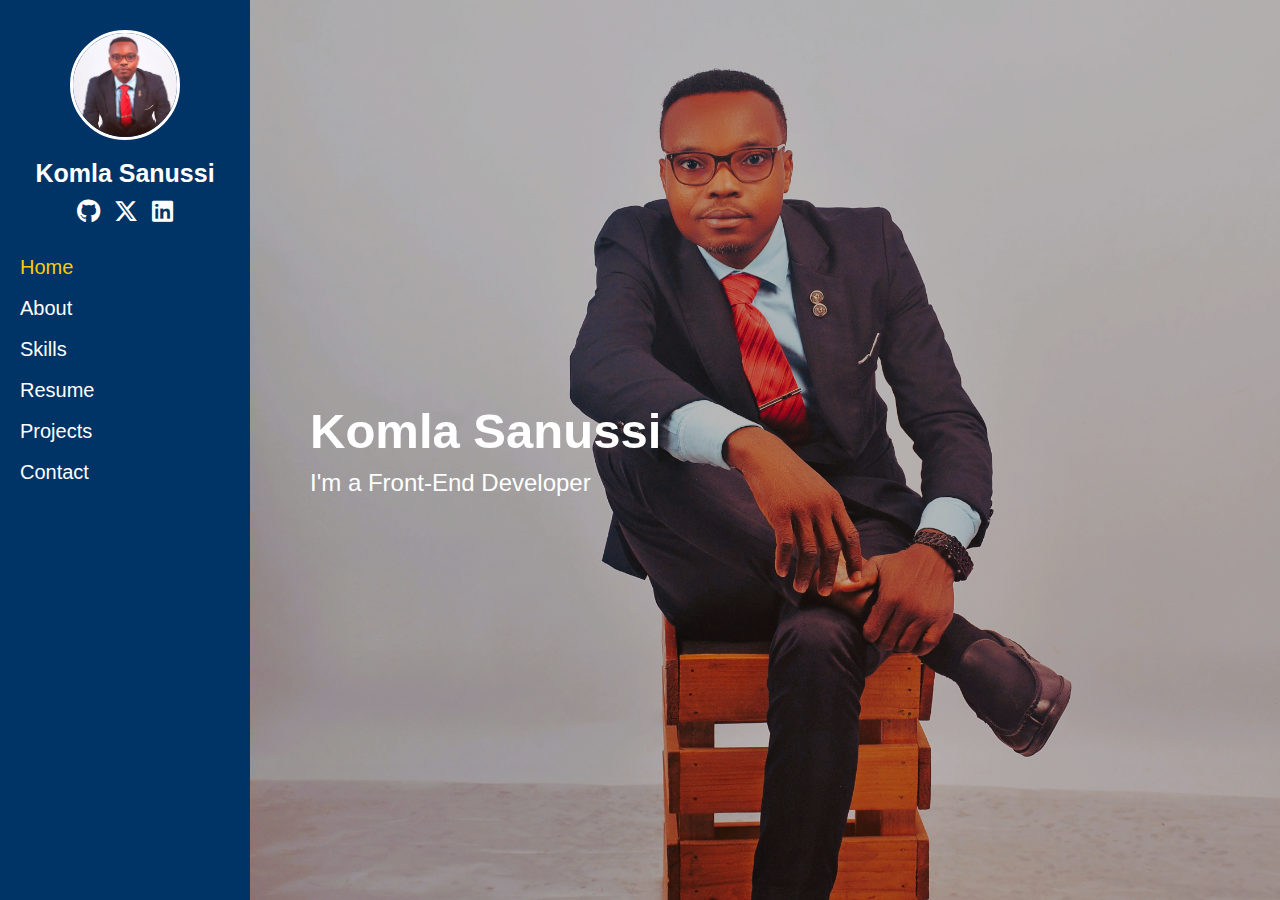
<file: index.html>
<!DOCTYPE html>
<html lang="en">
<head>
    <meta charset="UTF-8" />
    <meta name="viewport" content="width=device-width, initial-scale=1.0" />
    <title>Komla Sanussi | Portfolio</title>
    <link rel="stylesheet" href="style.css" />
    <link rel="icon" type="image/x-icon" href="images\favicon.jpg">
    <!-- Font Awesome Icons -->
    <link rel="stylesheet" href="https://cdnjs.cloudflare.com/ajax/libs/font-awesome/6.5.0/css/all.min.css">

</head>
<body>

    <!-- Sidebar -->
    <aside class="sidebar">
        <div class="profile">
            <img src="images/profile.jpg" alt="Profile Photo" class="profile-img">
            <h2>Komla Sanussi</h2>

            <!-- Social Icons -->
            <div class="social-icons">
                <a href="https://github.com/Kamisky1-Design" target="_blank"><i class="fa-brands fa-github"></i></a>
                <a href="https://x.com/KamilouSanussi" target="_blank"><i class="fa-brands fa-x-twitter"></i></a>
                <a href="https://linkedin.com/in/komla-sanussi-a43234198" target="_blank"><i class="fa-brands fa-linkedin"></i></a>
            </div>

        </div>

        <!-- Navigation -->
        <nav>
            <ul>
                <li><a href="index.html" class="active">Home</a></li>
                <li><a href="about.html">About</a></li>
                <li><a href="skills.html">Skills</a></li>
                <li><a href="resume.html">Resume</a></li>
                <li><a href="projects.html">Projects</a></li>
                <li><a href="contact.html">Contact</a></li>
            </ul>
        </nav>
    </aside>

    <!-- Hero Section -->
    <section class="hero">
        <div class="hero-content">
            <h1>Komla Sanussi</h1>
            <p>I'm a Front-End Developer</p>
        </div>
    </section>

</body>
</html>
</file>
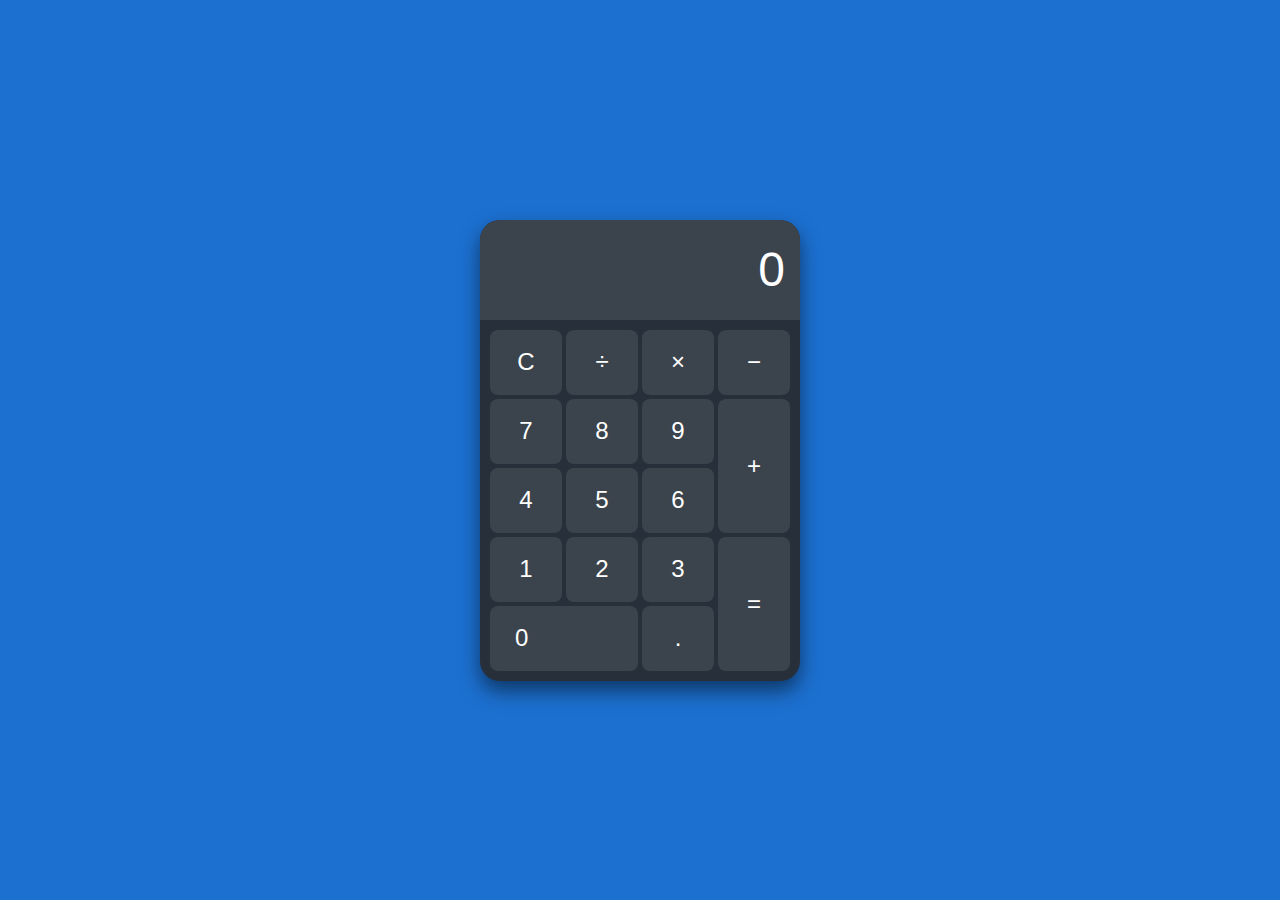
<file: CodeAlpha_Calculator/index.html>
<!DOCTYPE html>
<html lang="en">
<head>
    <meta charset="UTF-8">
    <meta name="viewport" content="width=device-width, initial-scale=1.0">
    <title>Kamisky Calculator</title>
    <link rel="stylesheet" href="style.css">
    <link rel="icon" type="image/x-icon" href="src\images\favicon.jpg">
</head>
<body>
    <div class="calculator">
        <!-- Display Screen -->
        <input type="text" class="calculator-screen" value="0" disabled />

        <!-- Buttons Grid -->
        <div class="calculator-buttons">
            <!-- Operators Row 1 -->
            <button type="button" class="clear-btn" value="C">C</button>
            <button type="button" class="operator" value="/">÷</button>
            <button type="button" class="operator" value="*">&times;</button>
            <button type="button" class="operator" value="-">&minus;</button>
            
            <!-- Number Row 7, 8, 9, + -->
            <button type="button" value="7">7</button>
            <button type="button" value="8">8</button>
            <button type="button" value="9">9</button>
            <!-- The + button is positioned here in HTML but styled to span 2 rows in CSS -->
            <button type="button" class="operator plus-op" value="+">&plus;</button>

            <!-- Number Row 4, 5, 6 -->
            <button type="button" value="4">4</button>
            <button type="button" value="5">5</button>
            <button type="button" value="6">6</button>
            <!-- (This column position is taken by the spanning + button) -->

            <!-- Number Row 1, 2, 3, = -->
            <button type="button" value="1">1</button>
            <button type="button" value="2">2</button>
            <button type="button" value="3">3</button>
            <!-- The = button is positioned here in HTML but styled to span 2 rows in CSS -->
            <button type="button" class="equal-sign" value="=">&equals;</button>

            <!-- Number Row 0, . -->
            <button type="button" class="zero-btn" value="0">0</button>
            <button type="button" class="decimal" value=".">.</button>
            <!-- (These column positions are taken by the spanning = button) -->
        </div>
    </div>
    <script src="script.js"></script>
</body>
</html>
</file>
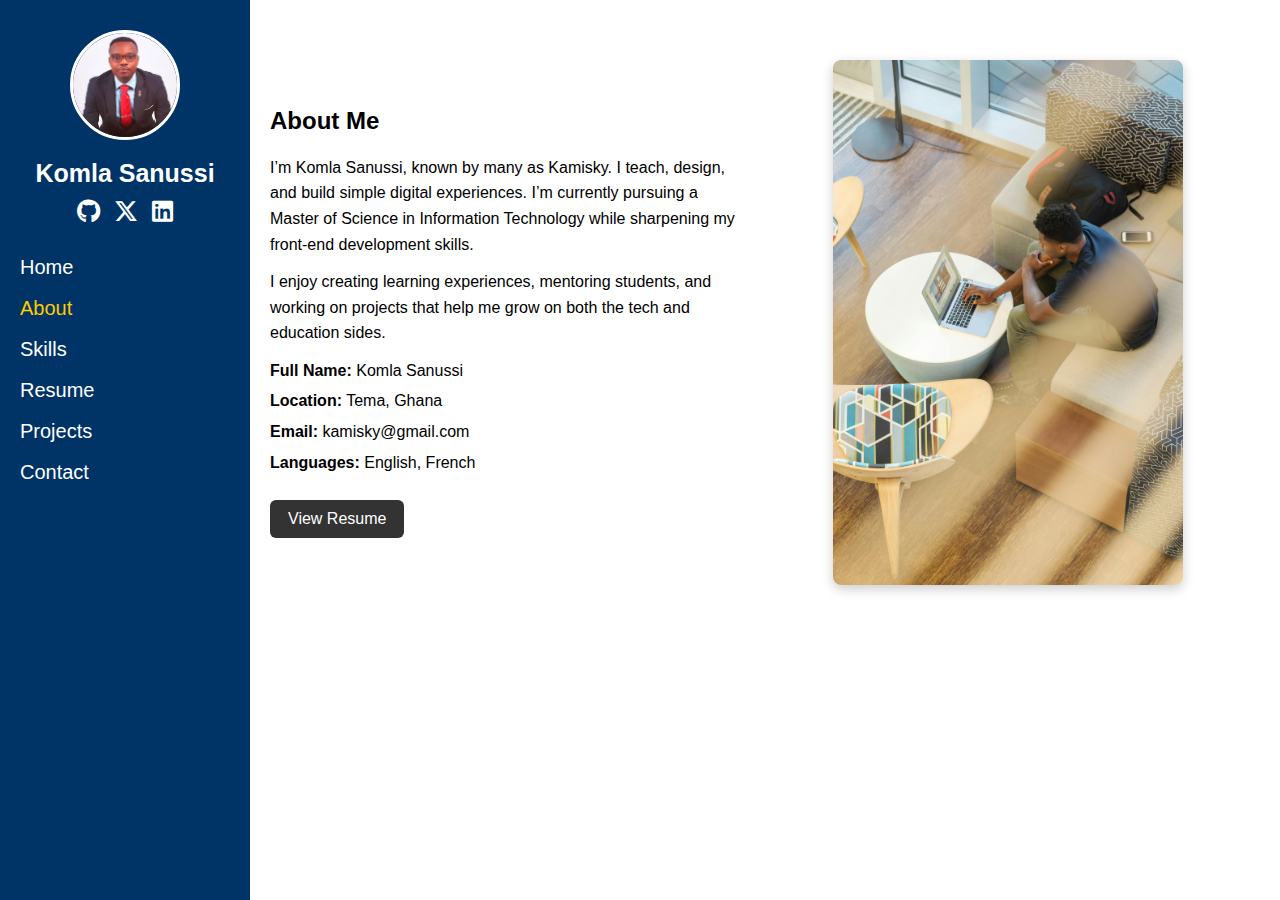
<file: about.html>
<!DOCTYPE html>
<html lang="en">
<head>
    <meta charset="UTF-8" />
    <meta name="viewport" content="width=device-width, initial-scale=1.0" />
    <title>Komla Sanussi | Portfolio</title>
    <link rel="stylesheet" href="style.css" />
    <link rel="icon" type="image/x-icon" href="images\favicon.jpg">
    <!-- Font Awesome Icons -->
    <link rel="stylesheet" href="https://cdnjs.cloudflare.com/ajax/libs/font-awesome/6.5.0/css/all.min.css">

</head>
<body>

    <!-- Sidebar -->
    <aside class="sidebar">
        <div class="profile">
            <img src="images/profile.jpg" alt="Profile Photo" class="profile-img">
            <h2>Komla Sanussi</h2>

            <!-- Social Icons -->
            <div class="social-icons">
                <a href="https://github.com/Kamisky1-Design" target="_blank"><i class="fa-brands fa-github"></i></a>
                <a href="https://x.com/KamilouSanussi" target="_blank"><i class="fa-brands fa-x-twitter"></i></a>
                <a href="https://linkedin.com/in/komla-sanussi-a43234198" target="_blank"><i class="fa-brands fa-linkedin"></i></a>
            </div>

        </div>

        <!-- Navigation -->
        <nav>
            <ul>
                <li><a href="index.html" >Home</a></li>
                <li><a href="about.html" class="active">About</a></li>
                <li><a href="skills.html">Skills</a></li>
                <li><a href="resume.html">Resume</a></li>
                <li><a href="projects.html">Projects</a></li>
                <li><a href="contact.html">Contact</a></li>
            </ul>
        </nav>
    </aside>

    <!-- Hero Section -->
    <!-- ================= ABOUT SECTION ================= -->
<section id="about" class="about-section">
    <div class="about-container">

        <div class="about-left">
            <h2>About Me</h2>

            <p>
                I’m Komla Sanussi, known by many as Kamisky. I teach, design, and build simple digital experiences.
                I’m currently pursuing a Master of Science in Information Technology while sharpening my front-end development skills.
            </p>

            <p>
                I enjoy creating learning experiences, mentoring students, and working on projects that help me grow on both the tech and education sides.
            </p>

            <div class="about-details">
                <p><strong>Full Name:</strong> Komla Sanussi</p>
                <p><strong>Location:</strong> Tema, Ghana</p>
                <p><strong>Email:</strong> kamisky@gmail.com</p>
                <p><strong>Languages:</strong> English, French</p>
            </div>

            <a href="resume.html" class="about-btn">View Resume</a>
        </div>

        <div class="about-right">
            <img src="images/laptop.jpg" alt="Laptop" />
        </div>

    </div>
</section>


</body>
</html>
</file>
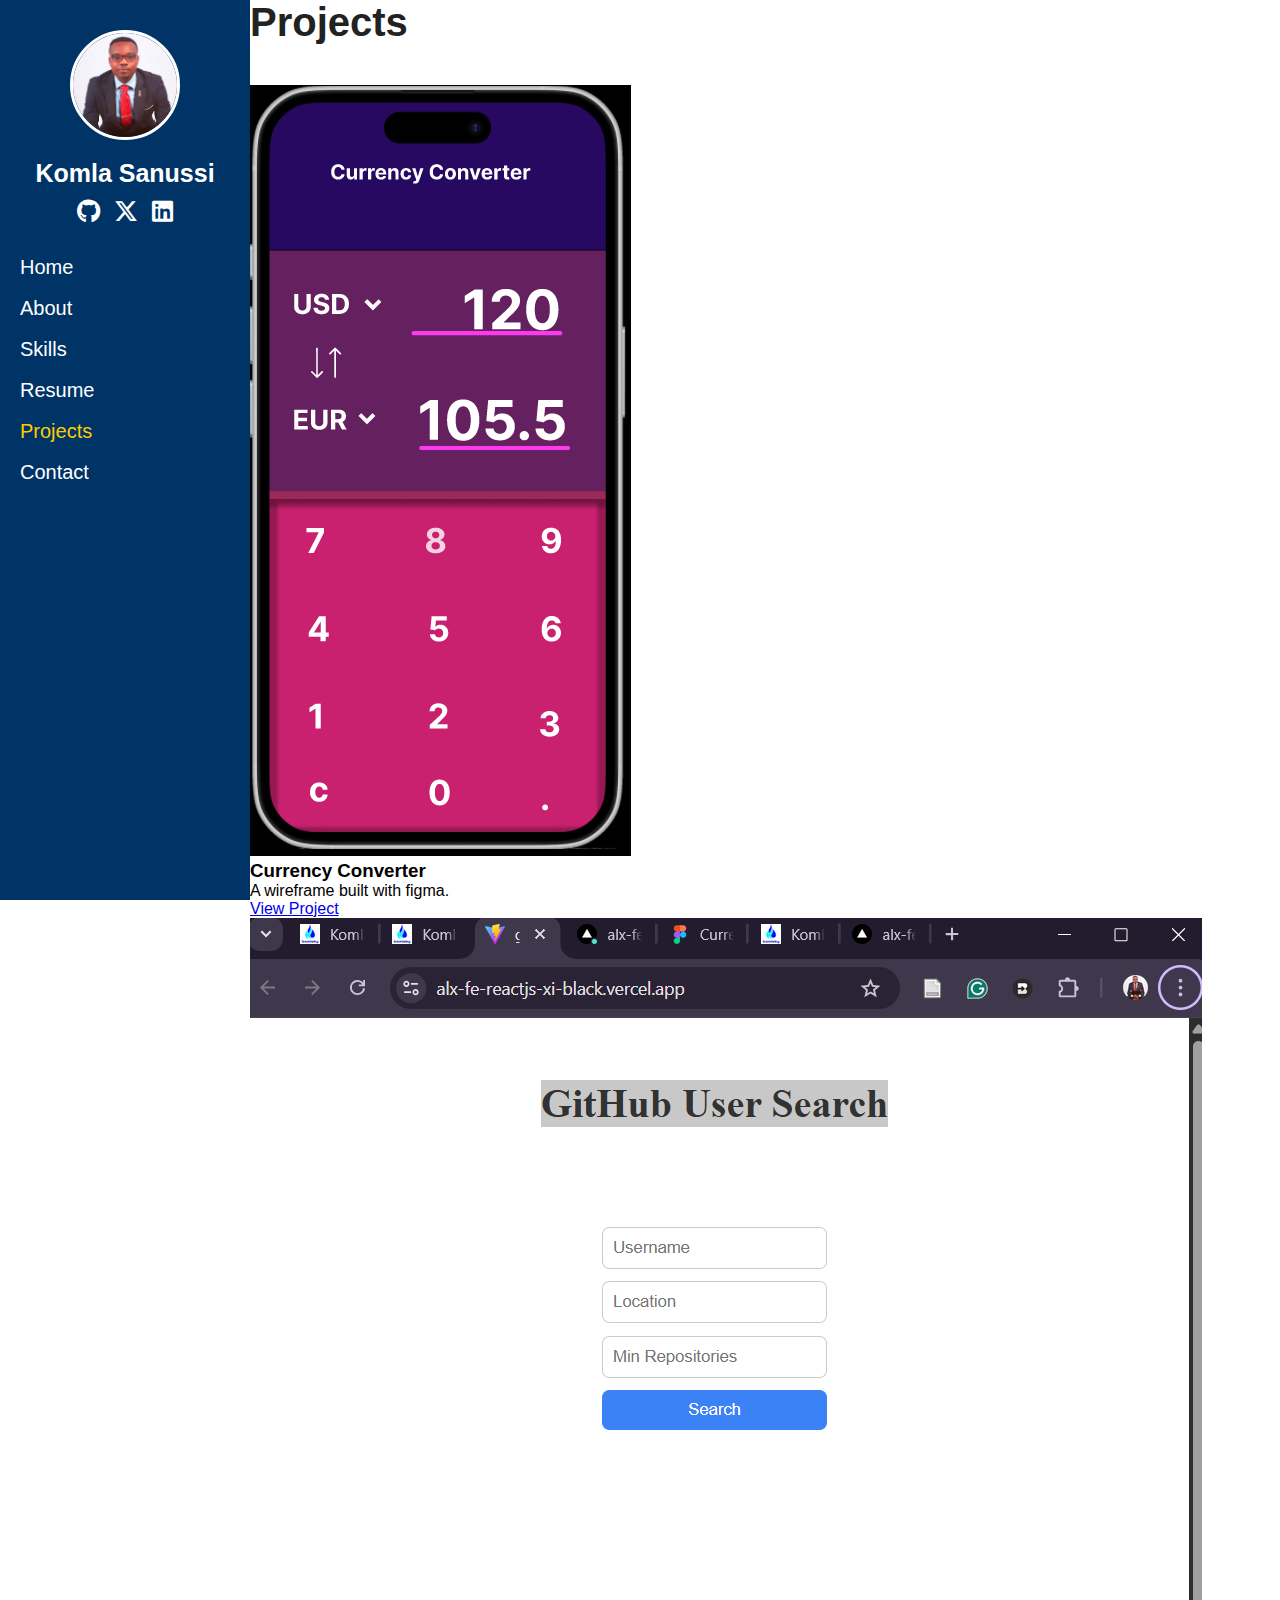
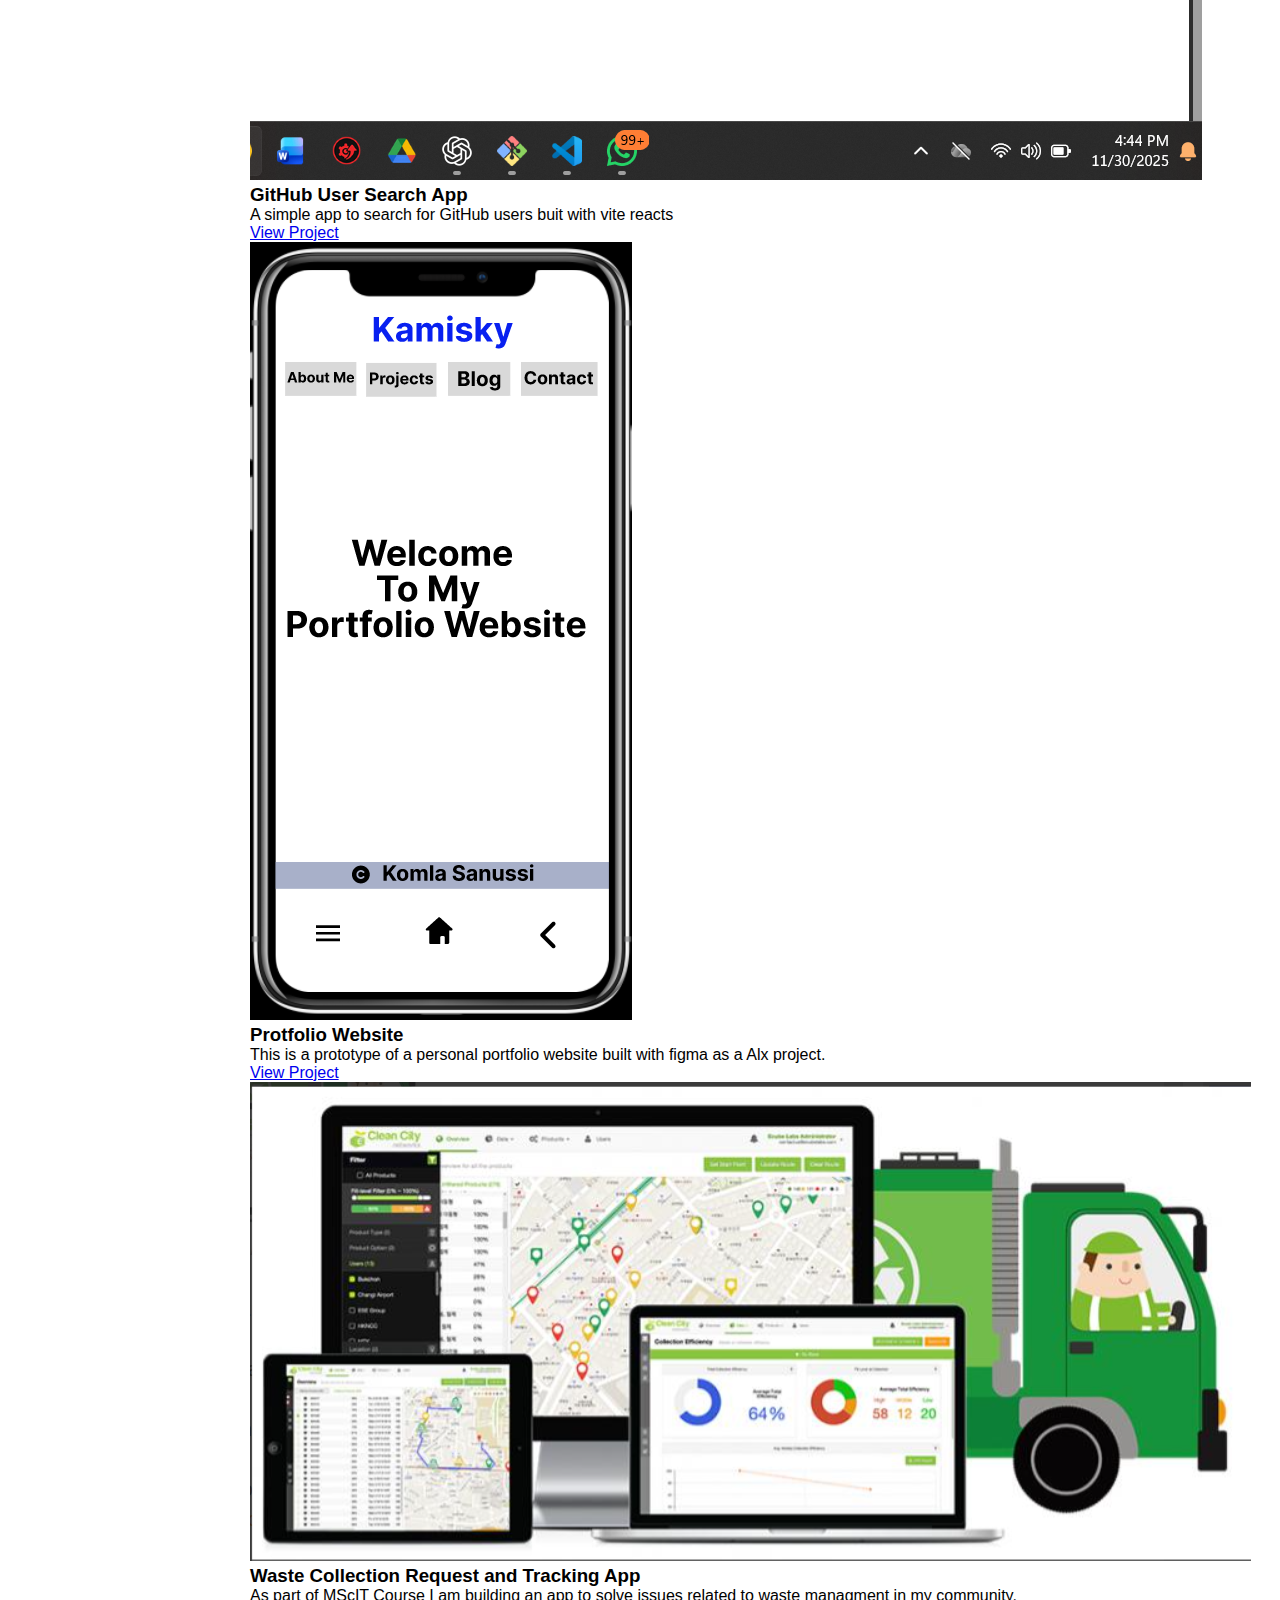
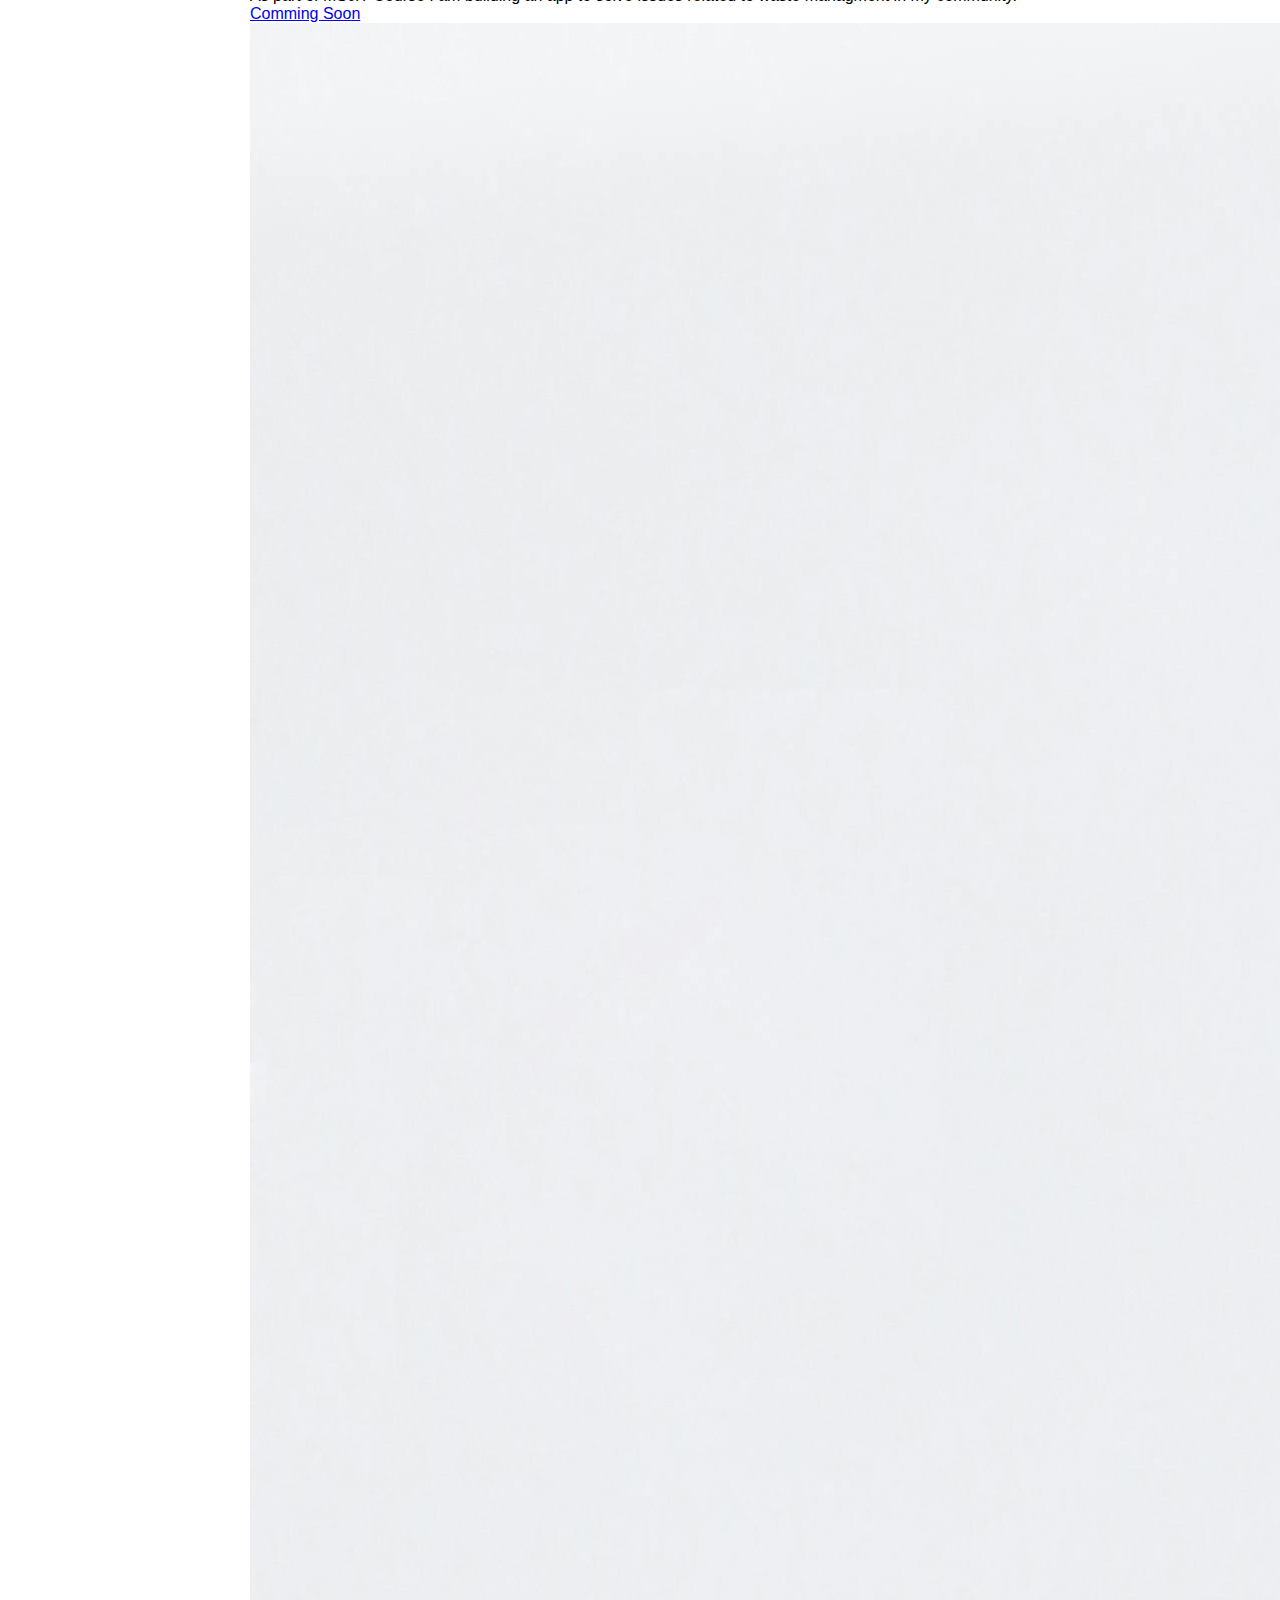
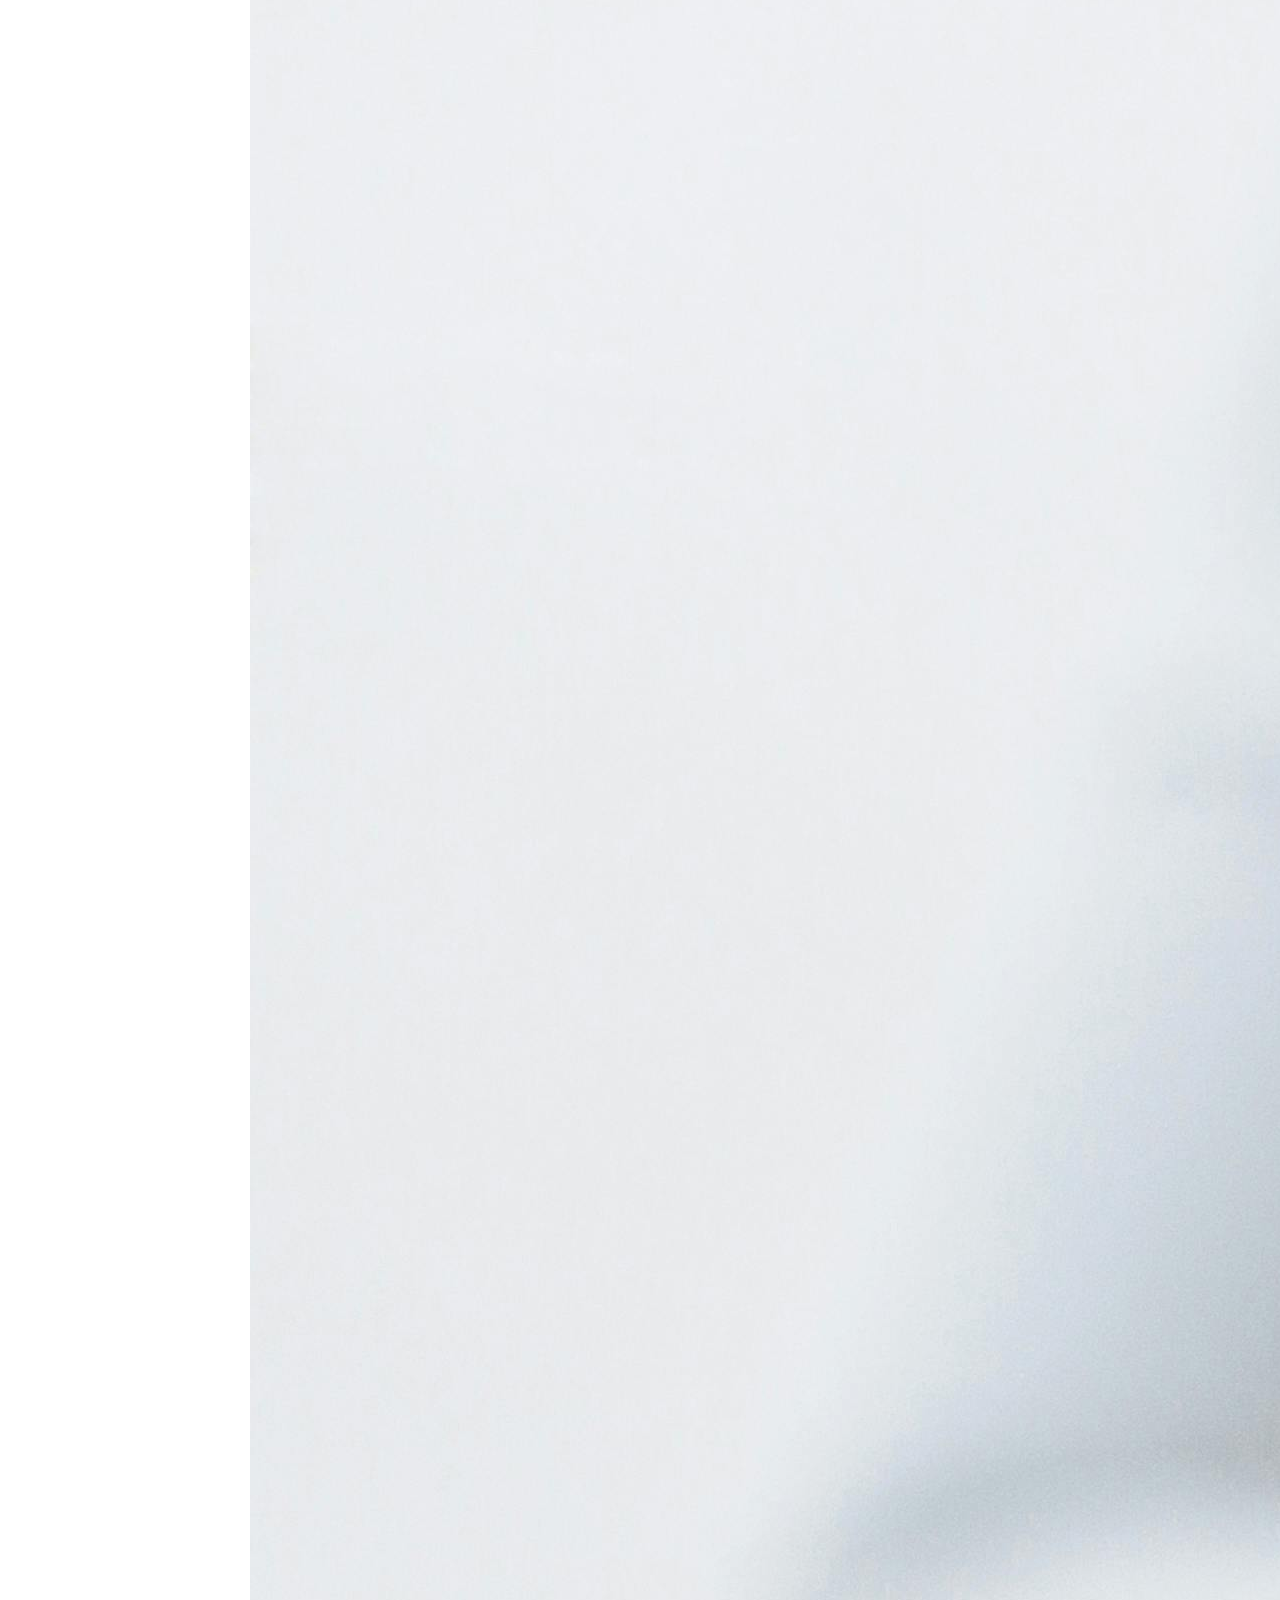
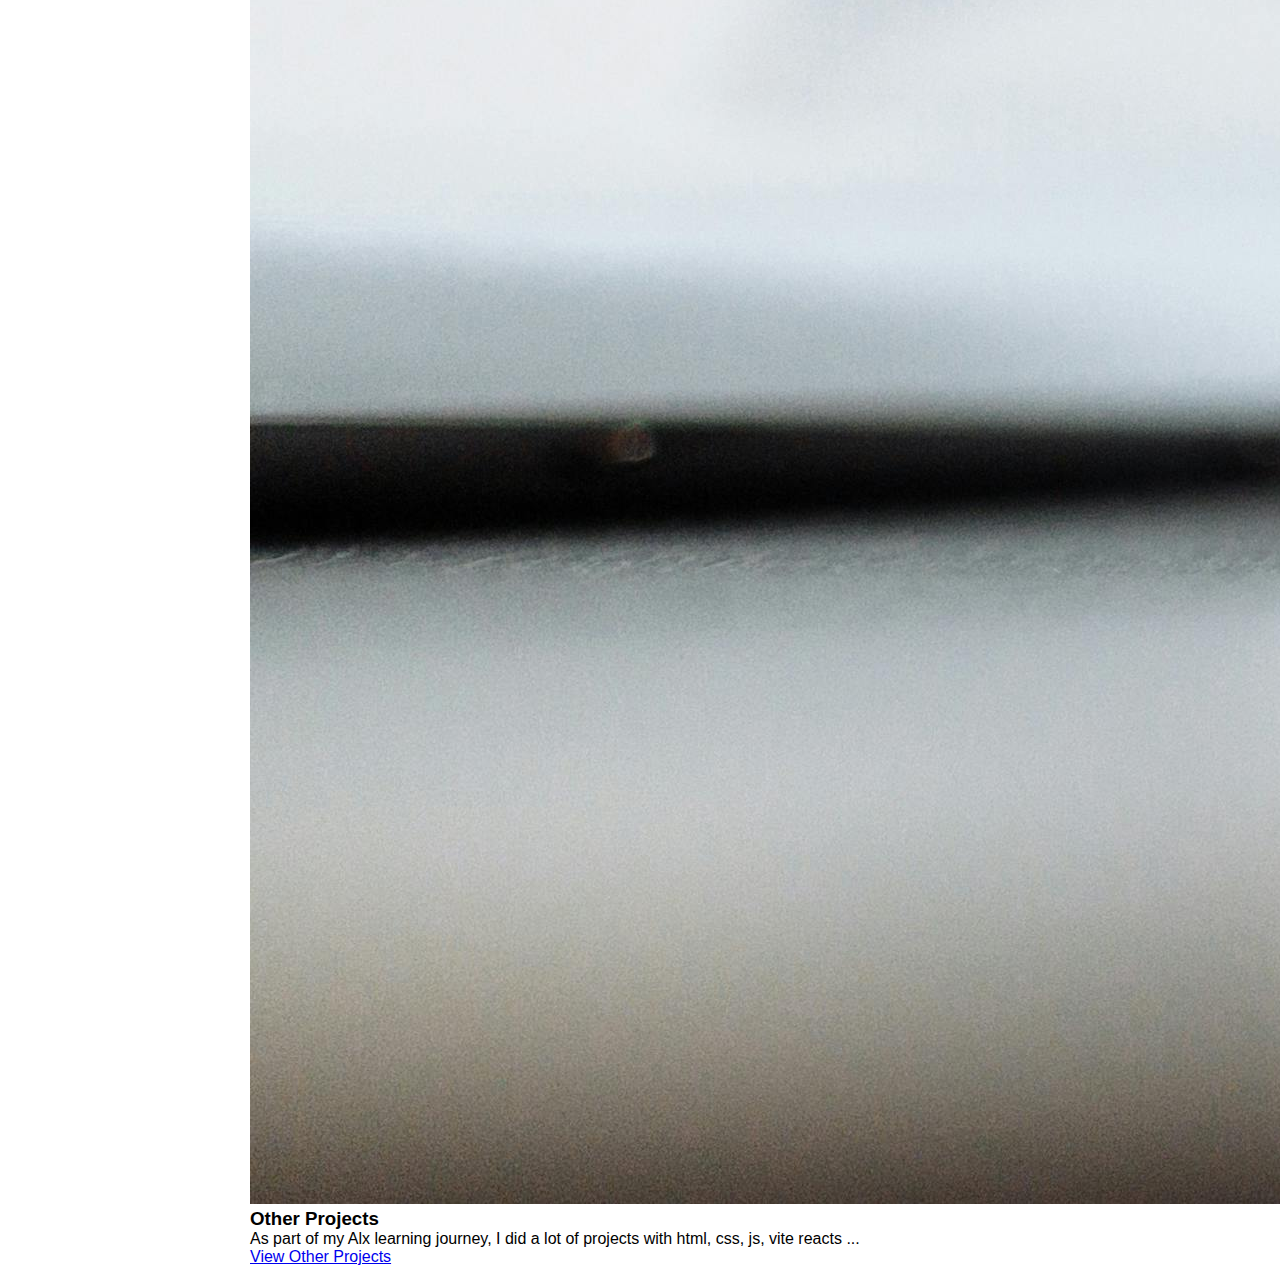
<file: projects.html>
<!DOCTYPE html>
<html lang="en">
<head>
    <meta charset="UTF-8" />
    <meta name="viewport" content="width=device-width, initial-scale=1.0" />
    <title>Komla Sanussi | Portfolio</title>
    <link rel="stylesheet" href="style.css" />
    <link rel="icon" type="image/x-icon" href="images\favicon.jpg">
    <!-- Font Awesome Icons -->
    <link rel="stylesheet" href="https://cdnjs.cloudflare.com/ajax/libs/font-awesome/6.5.0/css/all.min.css">

</head>
<body>

    <!-- Sidebar -->
    <aside class="sidebar">
        <div class="profile">
            <img src="images/profile.jpg" alt="Profile Photo" class="profile-img">
            <h2>Komla Sanussi</h2>

            <!-- Social Icons -->
            <div class="social-icons">
                <a href="https://github.com/Kamisky1-Design" target="_blank"><i class="fa-brands fa-github"></i></a>
                <a href="https://x.com/KamilouSanussi" target="_blank"><i class="fa-brands fa-x-twitter"></i></a>
                <a href="https://linkedin.com/in/komla-sanussi-a43234198" target="_blank"><i class="fa-brands fa-linkedin"></i></a>
            </div>

        </div>

        <!-- Navigation -->
        <nav>
            <ul>
                <li><a href="index.html">Home</a></li>
                <li><a href="about.html">About</a></li>
                <li><a href="skills.html">Skills</a></li>
                <li><a href="resume.html">Resume</a></li>
                <li><a href="projects.html"class="active">Projects</a></li>
                <li><a href="contact.html">Contact</a></li>
            </ul>
        </nav>
    </aside>

    
   <!-- PROJECTS SECTION -->
<section id="projects" class="projects-section">
    <h2 class="section-title">Projects</h2>

    <div class="projects-container">

        <!-- Project 1 -->
        <div class="project-card">
            <img src="images/project1.jpg" alt="Project 1">
            <h3>Currency Converter</h3>
            <p>A wireframe built with figma.</p>
            <a href="https://www.figma.com/proto/xOHZSciln0wuxQmVuPXgfi/Currency-Converter?node-id=1-2&p=f&t=zeF5V1jVLXngJtQ7-1&scaling=scale-down&content-scaling=fixed&page-id=0%3A1" class="project-btn" target="_blank">View Project</a>
        </div>

        <!-- Project 2 -->
        <div class="project-card">
            <img src="images/project2.jpg" alt="Project 2">
            <h3>GitHub User Search App</h3>
            <p>A simple app to search for GitHub users buit with vite reacts</p>
            <a href="https://alx-fe-reactjs-xi-black.vercel.app/" class="project-btn" target="_blank">View Project</a>
        </div>

        <!-- Project 3 -->
        <div class="project-card">
            <img src="images/project3.jpg" alt="Project 3">
            <h3>Protfolio Website</h3>
            <p>This is a prototype of a personal portfolio website built with figma as a Alx project.</p>
            <a href="https://www.figma.com/proto/HqLBA485uaW1gjcZSRpHb5/Personal-portfolio?node-id=29-412&starting-point-node-id=29%3A412&t=pgewVJW0lykUno8F-1" class="project-btn" target="_blank">View Project</a>
        </div>

        <!-- Project 4 -->
        <div class="project-card">
            <img src="images/project4.jpg" alt="Project 4">
            <h3> Waste Collection Request and Tracking App </h3>
            <p>As part of MScIT Course I am building an app to solve issues related to waste managment in my community. </p>
            <a href="#" class="project-btn" target="_blank">Comming Soon</a>
        </div>

        <!-- Project 5 -->
        <div class="project-card">
            <img src="images/project5.jpg" alt="Project 5">
            <h3>Other Projects</h3>
            <p> As part of my Alx learning journey, I did a lot of projects with html, css, js, vite reacts ...</p>
            <a href="https://github.com/Kamisky1-Design" class="project-btn" target="_blank">View Other Projects</a>
        </div>

    </div>
</section>


</body>
</html>
</file>
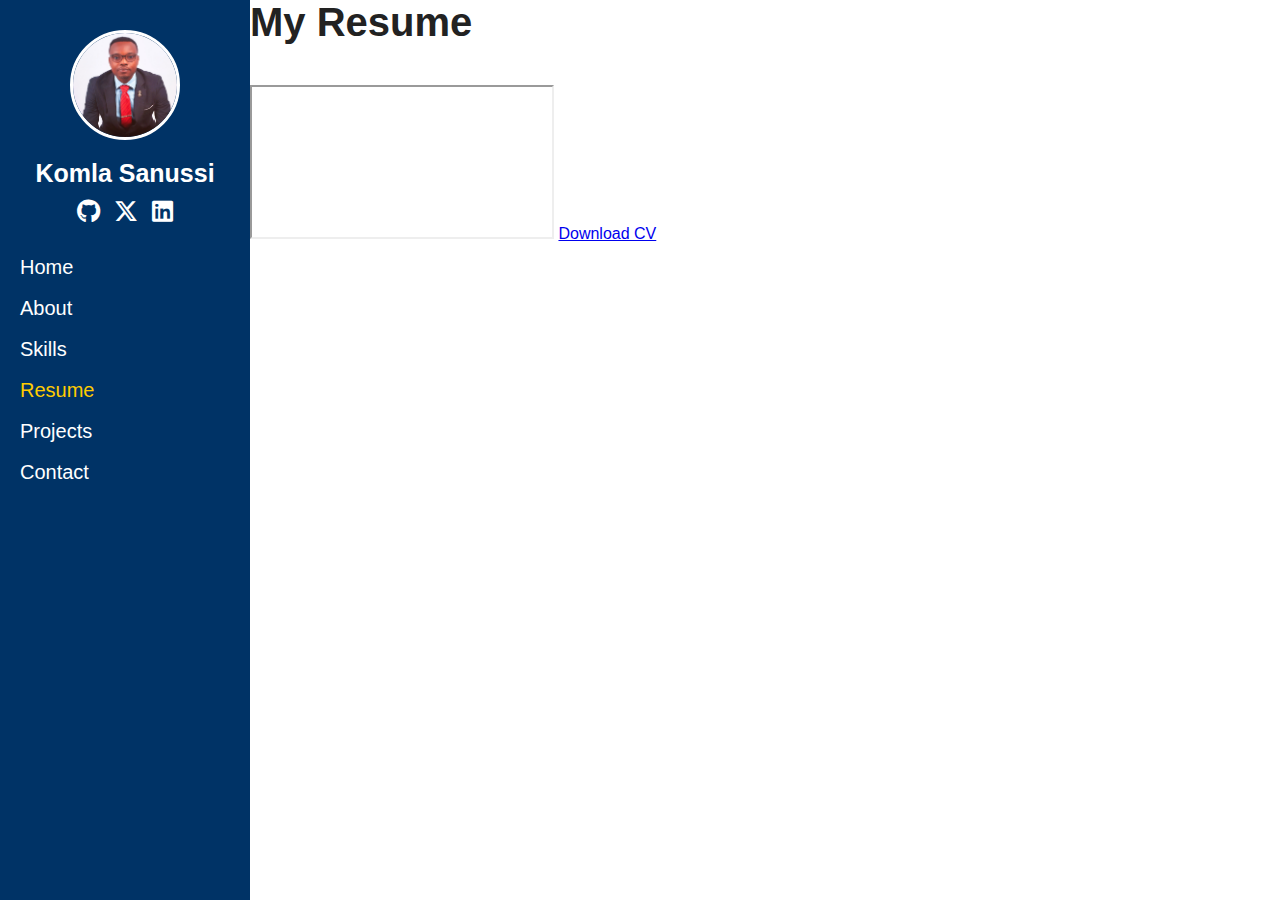
<file: resume.html>
<!DOCTYPE html>
<html lang="en">
<head>
    <meta charset="UTF-8" />
    <meta name="viewport" content="width=device-width, initial-scale=1.0" />
    <title>Komla Sanussi | Portfolio</title>
    <link rel="stylesheet" href="style.css" />
    <link rel="icon" type="image/x-icon" href="images\favicon.jpg">
    <!-- Font Awesome Icons -->
    <link rel="stylesheet" href="https://cdnjs.cloudflare.com/ajax/libs/font-awesome/6.5.0/css/all.min.css">

</head>
<body>

    <!-- Sidebar -->
    <aside class="sidebar">
        <div class="profile">
            <img src="images/profile.jpg" alt="Profile Photo" class="profile-img">
            <h2>Komla Sanussi</h2>

            <!-- Social Icons -->
            <div class="social-icons">
                <a href="https://github.com/Kamisky1-Design" target="_blank"><i class="fa-brands fa-github"></i></a>
                <a href="https://x.com/KamilouSanussi" target="_blank"><i class="fa-brands fa-x-twitter"></i></a>
                <a href="https://linkedin.com/in/komla-sanussi-a43234198" target="_blank"><i class="fa-brands fa-linkedin"></i></a>
            </div>

        </div>

        <!-- Navigation -->
        <nav>
            <ul>
                <li><a href="index.html">Home</a></li>
                <li><a href="about.html">About</a></li>
                <li><a href="skills.html">Skills</a></li>
                <li><a href="resume.html"class="active">Resume</a></li>
                <li><a href="projects.html">Projects</a></li>
                <li><a href="contact.html">Contact</a></li>
            </ul>
        </nav>
    </aside>

    
    <!-- Resume Section -->
<section class="resume-section">
    <div class="resume-container">

        <h2 class="section-title">My Resume</h2>

        <div class="resume-content">

            <!-- PDF Preview -->
            <iframe 
                src="src\myResume.pdf" 
                class="resume-frame">
            </iframe>

            <!-- Download Button -->
            <a href="src\myResume.pdf" download class="download-btn">
                Download CV
            </a>

        </div>

    </div>
</section>


</body>
</html>
</file>
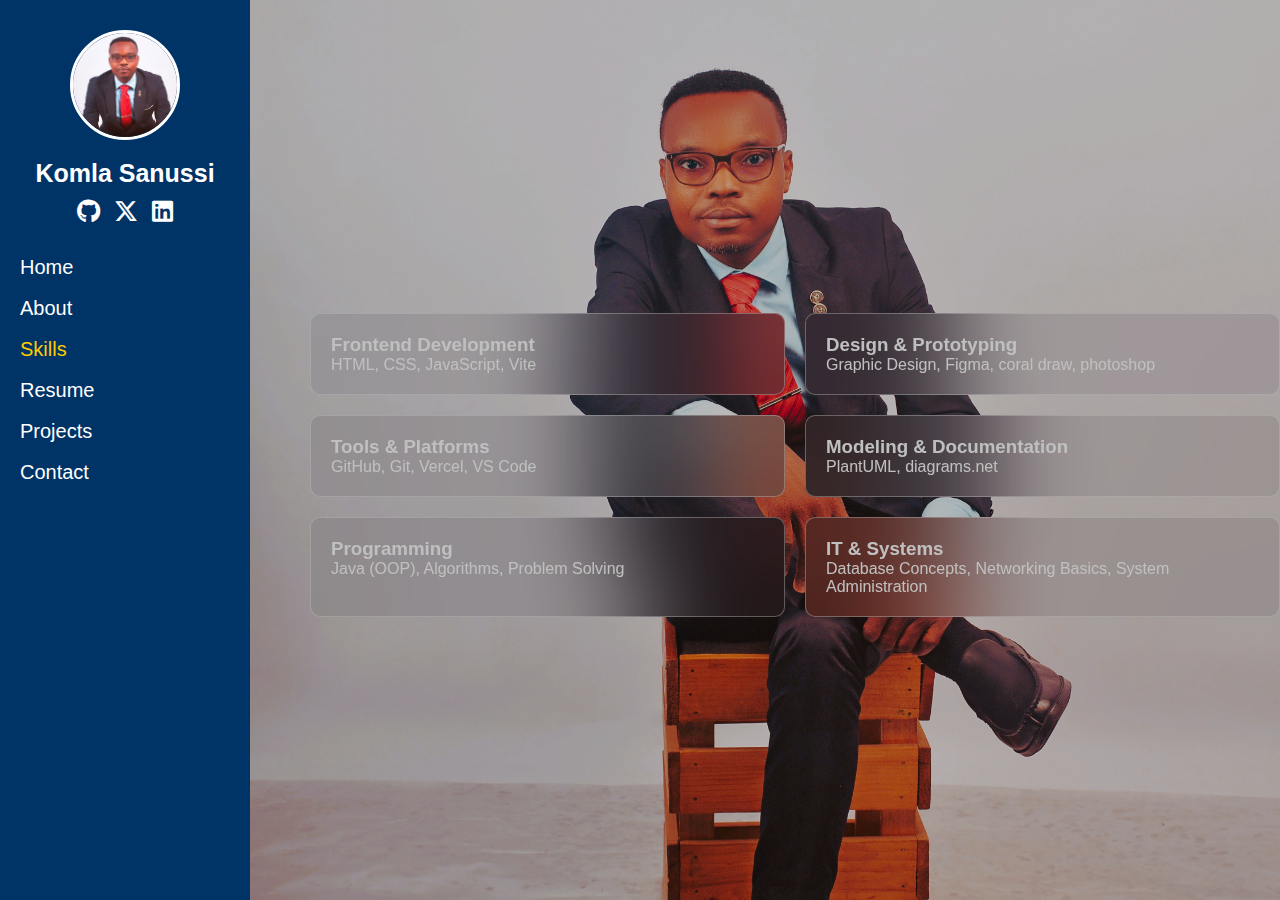
<file: skills.html>
<!DOCTYPE html>
<html lang="en">
<head>
    <meta charset="UTF-8" />
    <meta name="viewport" content="width=device-width, initial-scale=1.0" />
    <title>Komla Sanussi | Portfolio</title>
    <link rel="stylesheet" href="style.css" />
    <link rel="icon" type="image/x-icon" href="images\favicon.jpg">
    <!-- Font Awesome Icons -->
    <link rel="stylesheet" href="https://cdnjs.cloudflare.com/ajax/libs/font-awesome/6.5.0/css/all.min.css">

</head>
<body>

    <!-- Sidebar -->
    <aside class="sidebar">
        <div class="profile">
            <img src="images/profile.jpg" alt="Profile Photo" class="profile-img">
            <h2>Komla Sanussi</h2>

            <!-- Social Icons -->
            <div class="social-icons">
                <a href="https://github.com/Kamisky1-Design" target="_blank"><i class="fa-brands fa-github"></i></a>
                <a href="https://x.com/KamilouSanussi" target="_blank"><i class="fa-brands fa-x-twitter"></i></a>
                <a href="https://linkedin.com/in/komla-sanussi-a43234198" target="_blank"><i class="fa-brands fa-linkedin"></i></a>
            </div>

        </div>

        <!-- Navigation -->
        <nav>
            <ul>
                <li><a href="index.html">Home</a></li>
                <li><a href="about.html">About</a></li>
                <li><a href="skills.html" class="active">Skills</a></li>
                <li><a href="resume.html">Resume</a></li>
                <li><a href="projects.html">Projects</a></li>
                <li><a href="contact.html">Contact</a></li>
            </ul>
        </nav>
    </aside>

    <!-- Skills Section -->
    <section class="hero">
       <div class="skills-container">

    <!-- Frontend Skills -->
    <div class="skill-card">
        <h3>Frontend Development</h3>
        <p>HTML, CSS, JavaScript, Vite</p>
    </div>

    <!-- Tools & UI/UX -->
    <div class="skill-card">
        <h3>Design & Prototyping</h3>
        <p>Graphic Design, Figma, coral draw, photoshop</p>
    </div>

    <!-- Deployment & Platforms -->
    <div class="skill-card">
        <h3>Tools & Platforms</h3>
        <p>GitHub, Git, Vercel, VS Code</p>
    </div>

    <!-- UML & Documentation -->
    <div class="skill-card">
        <h3>Modeling & Documentation</h3>
        <p>PlantUML, diagrams.net</p>
    </div>

    <!-- Programming -->
    <div class="skill-card">
        <h3>Programming</h3>
        <p>Java (OOP), Algorithms, Problem Solving</p>
    </div>

    <!-- IT/Tech Background -->
    <div class="skill-card">
        <h3>IT & Systems</h3>
        <p>Database Concepts, Networking Basics, System Administration</p>
    </div>

</div>

    </section>

</body>
</html>
</file>
<file: CodeAlpha_Calculator/style.css>
* {
    box-sizing: border-box;
}

html, body {
    height: 100%;
    margin: 0;
    display: flex;
    justify-content: center;
    align-items: center;
    background-color: #1c70d0; /* blue background color of the environment/grid */
    font-family: 'Helvetica', Arial, sans-serif;
}

.calculator {
    width: 320px;
    border-radius: 20px;
    background-color: #27303a;
    overflow: hidden;
    box-shadow: 0 10px 20px rgba(0, 0, 0, 0.5);
}

/* Display Screen Styling */
.calculator-screen {
    width: 100%;
    height: 100px;
    background-color: #3b444c;
    color: #fff;
    text-align: right;
    padding: 20px 15px;
    font-size: 3rem;
    border: none;
    outline: none;
    cursor: default;
}

/* Button Layout using CSS Grid */
.calculator-buttons {
    display: grid;
    /* 4 columns with equal width */
    grid-template-columns: repeat(4, 1fr); 
    /* 5 rows of 65px height */
    grid-template-rows: repeat(5, 65px);
    gap: 4px;
    padding: 10px;
}

button {
    height: 100%;
    width: 100%;
    font-size: 1.5rem;
    border: none;
    cursor: pointer;
    background-color: #3b444c;
    color: white;
    border-radius: 8px;
    transition: background-color 0.2s;
    display: flex;
    justify-content: center;
    align-items: center;
    box-sizing: border-box;
}

button:hover {
    background-color: #4a545e;
}

/* Specific Layout Adjustments using grid positions */

/* '0' button spans two columns on the bottom row */
.zero-btn {
    grid-column: span 2; 
    text-align: left;
    padding-left: 25px;
    justify-content: start;
}

/* '+' button spans rows 2 and 3 in the 4th column */
.plus-op {
    grid-row: 2 / span 2; 
    grid-column: 4 / 5;
}

/* '=' button spans rows 4 and 5 in the 4th column */
.equal-sign {
    grid-row: 4 / span 2;
    grid-column: 4 / 5;
}
</file>
<file: style.css>
/* Reset */
* {
    margin: 0;
    padding: 0;
    box-sizing: border-box;
}

body {
    font-family: Arial, sans-serif;
    display: flex;
}

/* Sidebar */
.sidebar {
    width: 250px;
    height: 100vh;
    background: #003366;
    color: white;
    padding: 30px 20px;
    position: fixed;
    left: 0;
    top: 0;
}

.profile {
    text-align: center;
    margin-bottom: 30px;
}

.profile-img {
    width: 110px;
    height: 110px;
    object-fit: cover;
    border-radius: 50%;
    border: 3px solid white;
    margin-bottom: 15px;
}

.profile h2 {
    font-size: 25px;
    margin-bottom: 10px;
}

/* Social Icons */
.social-icons {
    margin-top: 10px;
}

.social-icons a {
    color: white;
    font-size: 24px;
    margin: 0 5px;
    transition: 0.3s ease;
}

.social-icons a:hover {
    color: #ffcc00;
}

/* Navigation */
nav ul {
    list-style: none;
    margin-top: 20px;
    
}

nav ul li {
    margin: 18px 0;
    
}

nav ul li a {
    color: white;
    text-decoration: none;
    font-size: 20px;
    transition: 0.3s;
    
  
}

nav ul li a:hover,
nav ul li a.active {
    color: #ffcc00;
}

/* Hero Section */
.hero {
    margin-left: 250px;
    width: calc(100% - 250px);
    height: 100vh;
     width: 100%;
    background: url("images/background.jpg") center 15% no-repeat;
    background-size: cover;   /* Shows full body */
    display: flex;
    align-items: center;
    padding-left: 60px;
    position: relative;
    background-color: #1a1a1a;  /* fills empty sides nicely */
}


.hero::after {
    content: "";
    position: absolute;
    inset: 0;
    background: rgba(0,0,0,0.25); /* lighter so my face isn't too dark */
}



.hero-content {
    position: relative;
    z-index: 2;
    color: white;
}

.hero-content h1 {
    font-size: 49px;
    font-weight: bold;
    margin-bottom: 10px;
}

.hero-content p {
    font-size: 24px;
}

/* ABOUT SECTION */

/* Push all main sections to the right of the sidebar */
main, section {
    margin-left: 250px;
}

.about-section {
    padding: 60px 40px;
}

.about-container {
    display: flex;
    align-items: center;
    justify-content: space-between;
    gap: 40px;
}

.about-left {
    flex: 1;
}

.about-left h2 {
    margin-bottom: 20px;
}

.about-left p {
    margin-bottom: 12px;
    line-height: 1.6;
}

.about-details p {
    margin: 5px 0;
}

.about-btn {
    display: inline-block;
    margin-top: 20px;
    padding: 10px 18px;
    background: #333;
    color: #fff;
    text-decoration: none;
    border-radius: 6px;
}

.about-right {
    flex: 1;
    display: flex;
    justify-content: center;
}

.about-right img {
    width: 80%;
    max-width: 350px;
    border-radius: 8px;
    box-shadow: 0 4px 12px rgba(0,0,0,0.2);
}

.about-section {
    padding: 60px 40px;
    padding-left: 20px; /* extra spacing for comfort */
}

/* SKILL SECTION */
.skills-section {
    padding: 60px 40px;
    margin-left: 250px;
}

.section-title {
    font-size: 40px;
    font-weight: 700;
    margin-bottom: 40px;
    color: #222;
}

.skills-container {
    display: grid;
    grid-template-columns: repeat(2, 1fr);
    gap: 20px;
    margin-top: 30px;
}

.skill-card {
    background: #09011a15;
    padding: 20px;
    border-radius: 10px;
    backdrop-filter: blur(50px);
    border: 1px solid #ffffff67;
    transition: transform 0.3s ease;
    color: #fff;
}

.skill-card:hover {
    transform: translateY(-5px);
}
</file>
